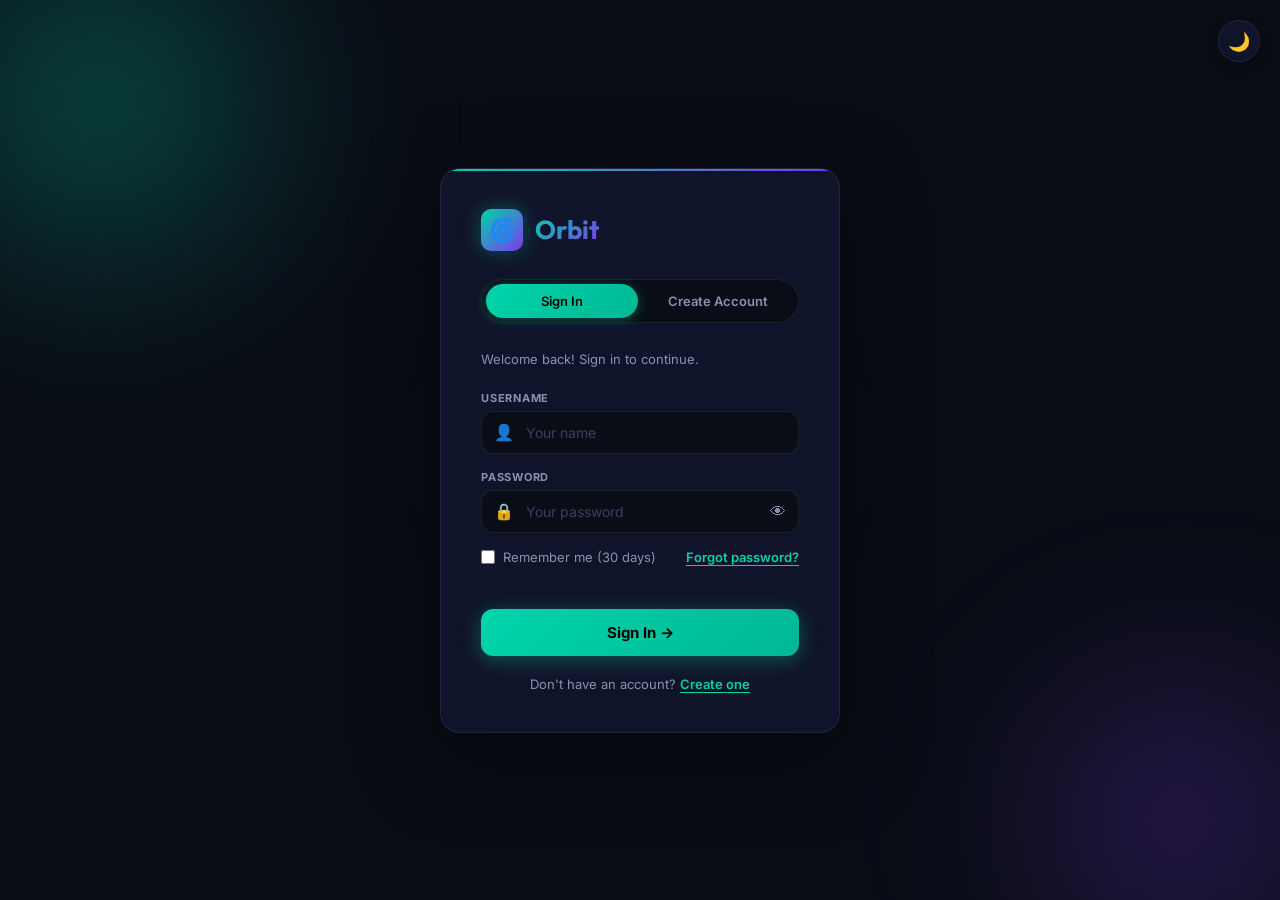
<file: app.html>
<!doctype html>
<html lang="en">
  <head>
    <meta charset="UTF-8" />
    <meta name="viewport" content="width=device-width, initial-scale=1.0" />
    <meta
      name="description"
      content="Orbit Productivity — your all-in-one workspace for tasks, focus, notes, and habits."
    />
    <title>Orbit Productivity</title>
    <link rel="stylesheet" href="app.css" />
    <!-- SVG Gradient defs inline so it's always available -->
    <style>
      /* Inline SVG gradient for timer ring */
      .timer-gradient-defs {
        position: absolute;
        width: 0;
        height: 0;
      }
    </style>
  </head>
  <body>
    <!-- ═══ SIDEBAR ═══════════════════════════════════════════ -->
    <aside class="sidebar" id="sidebar">
      <div class="sidebar-logo">
        <div class="logo-icon">🌀</div>
        <span class="logo-text">Orbit</span>
      </div>

      <ul class="nav-section">
        <li class="nav-section-label">Menu</li>
        <li
          class="nav-item active"
          data-page="dashboard"
          id="nav-dashboard"
          aria-label="Dashboard"
        >
          <span class="nav-icon">⚡</span>
          <span class="nav-label">Dashboard</span>
        </li>
        <li
          class="nav-item"
          data-page="tasks"
          id="nav-tasks"
          aria-label="Tasks"
        >
          <span class="nav-icon">✅</span>
          <span class="nav-label">Tasks</span>
          <span class="nav-badge" id="badge-tasks">0</span>
        </li>
        <li
          class="nav-item"
          data-page="pomodoro"
          id="nav-pomodoro"
          aria-label="Pomodoro"
        >
          <span class="nav-icon">🍅</span>
          <span class="nav-label">Pomodoro</span>
        </li>
        <li
          class="nav-item"
          data-page="notes"
          id="nav-notes"
          aria-label="Notes"
        >
          <span class="nav-icon">📝</span>
          <span class="nav-label">Notes</span>
        </li>
        <li
          class="nav-item"
          data-page="habits"
          id="nav-habits"
          aria-label="Habits"
        >
          <span class="nav-icon">🔥</span>
          <span class="nav-label">Habits</span>
        </li>
      </ul>

      <div class="sidebar-footer">
        <div class="user-card" id="user-card">
          <div class="user-avatar" id="user-avatar-initial">U</div>
          <div class="user-info">
            <div class="user-name" id="sidebar-user-name">User</div>
            <div class="user-role">Productivity Pro</div>
          </div>
        </div>
        <button
          class="theme-toggle"
          id="theme-toggle-btn"
          aria-label="Toggle theme"
        >
          <span class="theme-toggle-icon" id="theme-icon">🌙</span>
          <span class="nav-label" id="theme-label">Light Mode</span>
        </button>
        <button
          class="theme-toggle"
          id="logout-btn"
          aria-label="Sign out"
          style="color:var(--rose);border-color:rgba(244,63,94,0.2);margin-top:4px"
        >
          <span style="font-size:16px;width:20px;display:flex;align-items:center;justify-content:center">🚪</span>
          <span class="nav-label">Sign Out</span>
        </button>
      </div>
    </aside>

    <!-- ═══ MAIN CONTENT ══════════════════════════════════════ -->
    <main class="content">
      <!-- ── DASHBOARD ──────────────────────────────────────── -->
      <section
        class="page active"
        id="page-dashboard"
        aria-labelledby="dash-heading"
      >
        <div class="dashboard-greeting">
          <div class="greeting-text" id="greeting-text">
            Good morning,
            <span class="name-highlight" id="user-name-display">there</span> 👋
          </div>
          <p class="greeting-sub" id="greeting-sub">
            Here's what's on your plate today.
          </p>
        </div>

        <!-- Stats row -->
        <div class="stats-grid">
          <div class="stat-card teal">
            <div class="stat-icon">✅</div>
            <div class="stat-value" id="dash-tasks-left">0</div>
            <div class="stat-label">Tasks left today</div>
          </div>
          <div class="stat-card violet">
            <div class="stat-icon">🔥</div>
            <div class="stat-value" id="dash-habits-done">0</div>
            <div class="stat-label">Habits completed</div>
          </div>
          <div class="stat-card amber">
            <div class="stat-icon">🍅</div>
            <div class="stat-value" id="dash-sessions">0</div>
            <div class="stat-label">Focus sessions</div>
          </div>
          <div class="stat-card rose">
            <div class="stat-icon">⚡</div>
            <div class="stat-value" id="dash-streak">0</div>
            <div class="stat-label">Best streak</div>
          </div>
        </div>

        <div class="dashboard-grid">
          <!-- Left: Quick add + recent tasks -->
          <div>
            <div class="dash-section-title">
              <span>Today's Tasks</span>
              <a href="#" data-page="tasks" class="dash-link">View all →</a>
            </div>
            <div class="quick-task-form">
              <input
                class="input-field"
                id="quick-task-input"
                placeholder="Add a quick task…"
              />
              <button class="btn btn-primary btn-sm" id="quick-task-btn">
                ＋ Add
              </button>
            </div>
            <div class="recent-tasks" id="recent-tasks-list">
              <!-- populated by JS -->
            </div>
          </div>

          <!-- Right panel -->
          <div class="dash-right">
            <!-- Habit check-in -->
            <div class="habit-today-card">
              <div class="dash-section-title" style="margin-bottom: 12px">
                <span>Today's Habits</span>
                <a href="#" data-page="habits" class="dash-link">Edit →</a>
              </div>
              <div id="dash-habits-list">
                <div class="empty-state" style="padding: 20px">
                  <div class="empty-icon">🌱</div>
                  <p>No habits yet.</p>
                </div>
              </div>
            </div>

            <!-- Weekly chart -->
            <div class="chart-container">
              <div class="dash-section-title" style="margin-bottom: 0">
                <span>Task Completions (7 days)</span>
              </div>
              <div class="bar-chart" id="weekly-chart"></div>
            </div>
          </div>
        </div>
      </section>

      <!-- ── TASKS ───────────────────────────────────────────── -->
      <section class="page" id="page-tasks" aria-labelledby="tasks-heading">
        <div class="page-header">
          <div>
            <h1 class="page-title" id="tasks-heading">Tasks</h1>
            <p class="page-subtitle">Manage your to-dos and priorities</p>
          </div>
        </div>

        <!-- Add form -->
        <div class="task-add-form" id="task-add-form">
          <div class="input-group" style="min-width: 200px">
            <input
              class="input-field"
              id="task-title-input"
              placeholder="New task title…"
              maxlength="80"
            />
          </div>
          <div class="input-group">
            <select class="input-field" id="task-priority-input">
              <option value="medium">Medium</option>
              <option value="high">High</option>
              <option value="low">Low</option>
            </select>
          </div>
          <div class="input-group">
            <input class="input-field" id="task-due-input" type="date" />
          </div>
          <div class="input-group">
            <input
              class="input-field"
              id="task-category-input"
              placeholder="Category (opt.)"
              maxlength="20"
            />
          </div>
          <button class="btn btn-primary" id="task-add-btn">＋ Add Task</button>
        </div>

        <!-- Filters -->
        <div
          class="task-filters"
          style="margin-bottom: 20px"
          id="task-filter-bar"
        >
          <button class="filter-btn active" data-filter="all">All</button>
          <button class="filter-btn" data-filter="today">Today</button>
          <button class="filter-btn" data-filter="upcoming">Upcoming</button>
          <button class="filter-btn" data-filter="done">Completed</button>
          <button class="filter-btn" data-filter="high">🔴 High</button>
        </div>

        <div class="task-list" id="task-list">
          <!-- populated by JS -->
        </div>
      </section>

      <!-- ── POMODORO ────────────────────────────────────────── -->
      <section class="page" id="page-pomodoro" aria-labelledby="pomo-heading">
        <div class="page-header">
          <div>
            <h1 class="page-title" id="pomo-heading">Pomodoro Timer</h1>
            <p class="page-subtitle">Focus in sprints, rest intentionally</p>
          </div>
        </div>
        <div class="pomodoro-container">
          <!-- Main timer -->
          <div class="pomodoro-main">
            <!-- Mode selector -->
            <div class="mode-tabs">
              <div class="mode-tab active" data-mode="work" id="mode-work">
                Work
              </div>
              <div class="mode-tab" data-mode="short" id="mode-short">
                Short Break
              </div>
              <div class="mode-tab" data-mode="long" id="mode-long">
                Long Break
              </div>
            </div>

            <!-- Ring -->
            <div class="timer-ring-wrap">
              <svg class="timer-ring" viewBox="0 0 240 240">
                <defs>
                  <linearGradient
                    id="timerGrad"
                    x1="0%"
                    y1="0%"
                    x2="100%"
                    y2="100%"
                  >
                    <stop offset="0%" stop-color="#00d4aa" />
                    <stop offset="100%" stop-color="#7c3aed" />
                  </linearGradient>
                </defs>
                <circle class="timer-ring-bg" cx="120" cy="120" r="110" />
                <circle
                  class="timer-ring-fg"
                  id="timer-ring-fg"
                  cx="120"
                  cy="120"
                  r="110"
                />
              </svg>
              <div class="timer-center">
                <div class="timer-display" id="timer-display">25:00</div>
                <div class="timer-mode-label" id="timer-mode-label">
                  Work Session
                </div>
              </div>
            </div>

            <!-- Controls -->
            <div class="timer-controls">
              <button class="timer-btn-sec" id="timer-reset-btn" title="Reset">
                ↺
              </button>
              <button class="timer-btn-main" id="timer-start-btn" title="Start">
                ▶
              </button>
              <button class="timer-btn-sec" id="timer-skip-btn" title="Skip">
                ⏭
              </button>
            </div>

            <!-- Session dots -->
            <div class="session-indicator" id="session-dots">
              <div class="session-dot"></div>
              <div class="session-dot"></div>
              <div class="session-dot"></div>
              <div class="session-dot"></div>
            </div>

            <p style="font-size: 12px; color: var(--text-2)">
              Session <span id="session-count-display">1</span> of 4
            </p>
          </div>

          <!-- Right: Stats + Settings -->
          <div class="pomodoro-stats">
            <div class="pomo-stat-card">
              <div class="pomo-stat-val" id="pomo-today-sessions">0</div>
              <div class="pomo-stat-lbl">Sessions today</div>
            </div>
            <div class="pomo-stat-card">
              <div class="pomo-stat-val" id="pomo-total-minutes">0m</div>
              <div class="pomo-stat-lbl">Focus time today</div>
            </div>
            <div class="pomodoro-settings">
              <div class="settings-title">Timer Settings (min)</div>
              <div class="settings-grid">
                <div class="input-group">
                  <label class="input-label">Work</label>
                  <input
                    class="input-field"
                    id="setting-work"
                    type="number"
                    value="25"
                    min="1"
                    max="90"
                  />
                </div>
                <div class="input-group">
                  <label class="input-label">Short Break</label>
                  <input
                    class="input-field"
                    id="setting-short"
                    type="number"
                    value="5"
                    min="1"
                    max="30"
                  />
                </div>
                <div class="input-group">
                  <label class="input-label">Long Break</label>
                  <input
                    class="input-field"
                    id="setting-long"
                    type="number"
                    value="15"
                    min="1"
                    max="60"
                  />
                </div>
                <div class="input-group">
                  <label class="input-label">Sessions/Round</label>
                  <input
                    class="input-field"
                    id="setting-sessions"
                    type="number"
                    value="4"
                    min="2"
                    max="8"
                  />
                </div>
              </div>
              <button
                class="btn btn-ghost btn-sm"
                id="apply-settings-btn"
                style="margin-top: 14px; width: 100%"
              >
                Apply Settings
              </button>
            </div>
          </div>
        </div>
      </section>

      <!-- ── NOTES ───────────────────────────────────────────── -->
      <section class="page" id="page-notes" aria-labelledby="notes-heading">
        <div class="page-header">
          <div>
            <h1 class="page-title" id="notes-heading">Notes</h1>
            <p class="page-subtitle">
              Capture ideas, thoughts, and inspiration
            </p>
          </div>
          <button class="btn btn-primary" id="add-note-btn">＋ New Note</button>
        </div>

        <div class="notes-header">
          <div class="notes-search">
            <div class="notes-search-inner">
              <span class="search-icon">🔍</span>
              <input
                class="input-field"
                id="note-search"
                placeholder="Search notes…"
              />
            </div>
          </div>
          <div class="task-filters" id="note-tag-filters">
            <button class="filter-btn active" data-tag="all">All</button>
            <button class="filter-btn" data-tag="work">Work</button>
            <button class="filter-btn" data-tag="personal">Personal</button>
            <button class="filter-btn" data-tag="idea">Ideas</button>
            <button class="filter-btn" data-tag="pinned">📌 Pinned</button>
          </div>
        </div>
        <div class="notes-grid" id="notes-grid">
          <!-- populated by JS -->
        </div>
      </section>

      <!-- ── HABITS ─────────────────────────────────────────── -->
      <section class="page" id="page-habits" aria-labelledby="habits-heading">
        <div class="page-header">
          <div>
            <h1 class="page-title" id="habits-heading">Habits</h1>
            <p class="page-subtitle">Build streaks, track daily progress</p>
          </div>
        </div>
        <div class="habits-container">
          <!-- Habit list -->
          <div class="habit-list-section">
            <p class="habit-section-title">Today's Habits</p>
            <div class="habit-list" id="habit-list">
              <!-- populated by JS -->
            </div>
          </div>

          <!-- Add habit form -->
          <div class="habit-add-card" style="position: sticky; top: 24px">
            <h3>Add New Habit</h3>
            <div class="input-group" style="margin-bottom: 12px">
              <label class="input-label">Habit name</label>
              <input
                class="input-field"
                id="habit-name-input"
                placeholder="e.g. Morning run"
                maxlength="50"
              />
            </div>
            <div class="input-group" style="margin-bottom: 16px">
              <label class="input-label">Icon (emoji)</label>
              <input
                class="input-field"
                id="habit-icon-input"
                placeholder="🏃"
                maxlength="2"
              />
            </div>
            <button
              class="btn btn-primary"
              style="width: 100%"
              id="add-habit-btn"
            >
              ＋ Add Habit
            </button>
          </div>
        </div>
      </section>
    </main>

    <!-- ═══ NOTE MODAL ════════════════════════════════════════ -->
    <div
      class="note-add-modal"
      id="note-modal"
      role="dialog"
      aria-modal="true"
      aria-labelledby="modal-title"
    >
      <div class="note-add-inner">
        <h2 class="modal-title" id="modal-title">New Note</h2>
        <div class="input-group">
          <label class="input-label">Title</label>
          <input
            class="input-field"
            id="note-title-input"
            placeholder="Note title…"
            maxlength="60"
          />
        </div>
        <div class="input-group">
          <label class="input-label">Content</label>
          <textarea
            class="input-field"
            id="note-content-input"
            placeholder="Write your thoughts…"
            rows="5"
            style="resize: vertical; line-height: 1.6"
          ></textarea>
        </div>
        <div class="input-group">
          <label class="input-label">Tag</label>
          <select class="input-field" id="note-tag-input">
            <option value="work">Work</option>
            <option value="personal">Personal</option>
            <option value="idea">Idea</option>
            <option value="">No tag</option>
          </select>
        </div>
        <div class="input-group">
          <label class="input-label">Color</label>
          <div class="color-picker" id="note-color-picker">
            <div class="color-dot default selected" data-color="default"></div>
            <div class="color-dot teal" data-color="teal"></div>
            <div class="color-dot violet" data-color="violet"></div>
            <div class="color-dot amber" data-color="amber"></div>
            <div class="color-dot rose" data-color="rose"></div>
            <div class="color-dot sky" data-color="sky"></div>
          </div>
        </div>
        <div class="modal-footer">
          <button class="btn btn-ghost" id="note-cancel-btn">Cancel</button>
          <button class="btn btn-primary" id="note-save-btn">Save Note</button>
        </div>
      </div>
    </div>

    <!-- ═══ USER NAME MODAL ═══════════════════════════════════ -->
    <div class="note-add-modal" id="name-modal" role="dialog" aria-modal="true">
      <div class="note-add-inner" style="max-width: 380px; text-align: center">
        <div style="font-size: 48px; margin-bottom: 8px">🌀</div>
        <h2 class="modal-title">Welcome to Orbit</h2>
        <p style="color: var(--text-2); font-size: 13px; margin-bottom: 4px">
          What should we call you?
        </p>
        <input
          class="input-field"
          id="name-input"
          placeholder="Your name…"
          maxlength="30"
          style="text-align: center; font-size: 16px"
        />
        <div
          class="modal-footer"
          style="justify-content: center; margin-top: 8px"
        >
          <button
            class="btn btn-primary"
            id="name-save-btn"
            style="min-width: 140px"
          >
            Let's go ✨
          </button>
        </div>
      </div>
    </div>

    <!-- ═══ TOAST CONTAINER ════════════════════════════════════ -->
    <div class="toast-container" id="toast-container"></div>

    <script src="app.js"></script>
  </body>
</html>
</file>
<file: app.css>
/* ============================================================
   ORBIT PRODUCTIVITY — Design System
   ============================================================ */
@import url("https://fonts.googleapis.com/css2?family=Inter:wght@300;400;500;600;700;800&family=Outfit:wght@400;500;700;900&display=swap");

/* ── CSS Custom Properties ─────────────────────────────── */
:root {
  --bg-base: #0a0d16;
  --bg-surface: #10142a;
  --bg-card: #141929;
  --bg-card-hov: #1a2038;
  --bg-hover: rgba(255, 255, 255, 0.04);

  --border: rgba(255, 255, 255, 0.07);
  --border-act: rgba(0, 212, 170, 0.3);

  --teal: #00d4aa;
  --teal-dim: rgba(0, 212, 170, 0.15);
  --teal-glow: rgba(0, 212, 170, 0.3);
  --violet: #7c3aed;
  --violet-dim: rgba(124, 58, 237, 0.15);
  --violet-glow: rgba(124, 58, 237, 0.3);
  --amber: #f59e0b;
  --rose: #f43f5e;
  --sky: #38bdf8;

  --text-1: #f0f4ff;
  --text-2: #8892b0;
  --text-3: #4a5568;

  --sidebar-w: 240px;
  --sidebar-w-sm: 68px;
  --radius: 16px;
  --radius-sm: 10px;
  --radius-xs: 6px;
  --shadow: 0 8px 32px rgba(0, 0, 0, 0.4);
  --shadow-card: 0 4px 20px rgba(0, 0, 0, 0.3);

  --transition: all 0.25s cubic-bezier(0.4, 0, 0.2, 1);
}

/* ── Light Mode Overrides ──────────────────────────────── */
[data-theme="light"] {
  --bg-base: #f0f4ff;
  --bg-surface: #ffffff;
  --bg-card: #ffffff;
  --bg-card-hov: #f5f7ff;
  --bg-hover: rgba(0, 0, 0, 0.04);

  --border: rgba(0, 0, 0, 0.08);
  --border-act: rgba(0, 170, 136, 0.4);

  --teal: #009e80;
  --teal-dim: rgba(0, 158, 128, 0.1);
  --teal-glow: rgba(0, 158, 128, 0.25);
  --violet: #6d28d9;
  --violet-dim: rgba(109, 40, 217, 0.1);
  --violet-glow: rgba(109, 40, 217, 0.25);
  --amber: #d97706;
  --rose: #e11d48;
  --sky: #0284c7;

  --text-1: #1a1f36;
  --text-2: #4a5568;
  --text-3: #a0aec0;

  --shadow: 0 8px 32px rgba(0, 0, 0, 0.1);
  --shadow-card: 0 4px 20px rgba(0, 0, 0, 0.08);
}
[data-theme="light"] .glass-card:hover {
  border-color: rgba(0, 0, 0, 0.14);
}
[data-theme="light"] .task-item:hover {
  border-color: rgba(0, 0, 0, 0.14);
}
[data-theme="light"] select.input-field option {
  background: #fff;
  color: var(--text-1);
}
[data-theme="light"] .btn-ghost:hover {
  border-color: rgba(0, 0, 0, 0.18);
}
[data-theme="light"] .note-add-inner,
[data-theme="light"] .note-modal {
  background: rgba(255, 255, 255, 0.96);
}

/* ── Theme Toggle Button ───────────────────────────────── */
.theme-toggle {
  display: flex;
  align-items: center;
  gap: 10px;
  padding: 10px 12px;
  border-radius: var(--radius-sm);
  background: var(--bg-hover);
  border: 1px solid var(--border);
  color: var(--text-2);
  cursor: pointer;
  transition: var(--transition);
  white-space: nowrap;
  width: 100%;
  margin-top: 8px;
  font-size: 13px;
  font-weight: 500;
}
.theme-toggle:hover {
  color: var(--text-1);
  background: var(--bg-card);
}
.theme-toggle-icon {
  font-size: 18px;
  width: 20px;
  display: inline-block;
  transition: transform 0.4s cubic-bezier(0.34, 1.56, 0.64, 1);
}
.theme-toggle:hover .theme-toggle-icon {
  transform: rotate(20deg) scale(1.15);
}

/* ── Reset ─────────────────────────────────────────────── */
*,
*::before,
*::after {
  box-sizing: border-box;
  margin: 0;
  padding: 0;
}
html {
  scroll-behavior: smooth;
}
body {
  font-family: "Inter", sans-serif;
  background: var(--bg-base);
  color: var(--text-1);
  min-height: 100vh;
  display: flex;
  overflow-x: hidden;
  font-size: 14px;
  line-height: 1.6;
}
button {
  font-family: inherit;
  cursor: pointer;
  border: none;
  background: none;
}
input,
textarea,
select {
  font-family: inherit;
  outline: none;
  border: none;
  background: none;
  color: var(--text-1);
}
a {
  text-decoration: none;
  color: inherit;
}
ul {
  list-style: none;
}

/* ── Scrollbar ─────────────────────────────────────────── */
::-webkit-scrollbar {
  width: 5px;
}
::-webkit-scrollbar-track {
  background: transparent;
}
::-webkit-scrollbar-thumb {
  background: var(--text-3);
  border-radius: 99px;
}

/* ============================================================
   SIDEBAR
   ============================================================ */
.sidebar {
  width: var(--sidebar-w);
  min-height: 100vh;
  background: var(--bg-surface);
  border-right: 1px solid var(--border);
  display: flex;
  flex-direction: column;
  padding: 24px 0;
  position: fixed;
  top: 0;
  left: 0;
  z-index: 100;
  transition: var(--transition);
  overflow: hidden;
}

.sidebar-logo {
  display: flex;
  align-items: center;
  gap: 12px;
  padding: 0 20px 28px;
  border-bottom: 1px solid var(--border);
  margin-bottom: 16px;
  white-space: nowrap;
}
.sidebar-logo .logo-icon {
  width: 36px;
  height: 36px;
  background: linear-gradient(135deg, var(--teal), var(--violet));
  border-radius: var(--radius-xs);
  display: flex;
  align-items: center;
  justify-content: center;
  flex-shrink: 0;
  box-shadow: 0 0 20px var(--teal-glow);
  font-size: 18px;
}
.sidebar-logo .logo-text {
  font-family: "Outfit", sans-serif;
  font-size: 22px;
  font-weight: 700;
  background: linear-gradient(135deg, var(--teal), var(--violet));
  -webkit-background-clip: text;
  -webkit-text-fill-color: transparent;
  background-clip: text;
}

.nav-section {
  flex: 1;
  display: flex;
  flex-direction: column;
  gap: 4px;
  padding: 0 12px;
}
.nav-section-label {
  font-size: 10px;
  font-weight: 600;
  letter-spacing: 0.1em;
  color: var(--text-3);
  text-transform: uppercase;
  padding: 8px 8px 4px;
  white-space: nowrap;
}
.nav-item {
  display: flex;
  align-items: center;
  gap: 12px;
  padding: 10px 12px;
  border-radius: var(--radius-sm);
  color: var(--text-2);
  cursor: pointer;
  transition: var(--transition);
  white-space: nowrap;
  position: relative;
  overflow: hidden;
}
.nav-item::before {
  content: "";
  position: absolute;
  inset: 0;
  background: linear-gradient(135deg, var(--teal-dim), var(--violet-dim));
  opacity: 0;
  transition: var(--transition);
}
.nav-item:hover {
  color: var(--text-1);
}
.nav-item:hover::before {
  opacity: 1;
}
.nav-item.active {
  color: var(--teal);
  background: var(--teal-dim);
  border: 1px solid var(--border-act);
}
.nav-item.active::before {
  opacity: 0;
}
.nav-item .nav-icon {
  width: 20px;
  height: 20px;
  display: flex;
  align-items: center;
  justify-content: center;
  font-size: 18px;
  flex-shrink: 0;
}
.nav-item .nav-label {
  font-weight: 500;
  font-size: 14px;
}
.nav-badge {
  margin-left: auto;
  background: var(--teal);
  color: #000;
  font-size: 10px;
  font-weight: 700;
  padding: 2px 7px;
  border-radius: 99px;
  min-width: 20px;
  text-align: center;
}

.sidebar-footer {
  padding: 16px 12px 0;
  border-top: 1px solid var(--border);
  margin-top: 16px;
}
.user-card {
  display: flex;
  align-items: center;
  gap: 10px;
  padding: 10px 12px;
  border-radius: var(--radius-sm);
  background: var(--bg-hover);
  cursor: pointer;
  transition: var(--transition);
  white-space: nowrap;
}
.user-card:hover {
  background: var(--bg-card);
}
.user-avatar {
  width: 32px;
  height: 32px;
  background: linear-gradient(135deg, var(--violet), var(--teal));
  border-radius: 50%;
  display: flex;
  align-items: center;
  justify-content: center;
  font-size: 14px;
  font-weight: 700;
  flex-shrink: 0;
}
.user-info .user-name {
  font-size: 13px;
  font-weight: 600;
}
.user-info .user-role {
  font-size: 11px;
  color: var(--text-2);
}

/* ============================================================
   MAIN CONTENT
   ============================================================ */
.content {
  flex: 1;
  margin-left: var(--sidebar-w);
  min-height: 100vh;
  transition: var(--transition);
  display: flex;
  flex-direction: column;
}
.page {
  display: none;
  flex: 1;
  padding: 32px;
  animation: fadeIn 0.3s ease;
}
.page.active {
  display: block;
}

@keyframes fadeIn {
  from {
    opacity: 0;
    transform: translateY(10px);
  }
  to {
    opacity: 1;
    transform: translateY(0);
  }
}

.page-header {
  display: flex;
  align-items: flex-start;
  justify-content: space-between;
  margin-bottom: 28px;
  gap: 16px;
  flex-wrap: wrap;
}
.page-title {
  font-family: "Outfit", sans-serif;
  font-size: 28px;
  font-weight: 700;
  color: var(--text-1);
  line-height: 1.2;
}
.page-subtitle {
  color: var(--text-2);
  font-size: 13px;
  margin-top: 4px;
}

/* ============================================================
   CARDS & GLASS
   ============================================================ */
.glass-card {
  background: linear-gradient(
    135deg,
    rgba(255, 255, 255, 0.04),
    rgba(255, 255, 255, 0.01)
  );
  border: 1px solid var(--border);
  border-radius: var(--radius);
  backdrop-filter: blur(10px);
  -webkit-backdrop-filter: blur(10px);
  transition: var(--transition);
}
.glass-card:hover {
  border-color: rgba(255, 255, 255, 0.12);
}
.card {
  background: var(--bg-card);
  border: 1px solid var(--border);
  border-radius: var(--radius);
}
.card:hover {
  background: var(--bg-card-hov);
}

/* ── Stat Cards ────────────────────────────────────────── */
.stats-grid {
  display: grid;
  grid-template-columns: repeat(auto-fit, minmax(200px, 1fr));
  gap: 20px;
  margin-bottom: 28px;
}
.stat-card {
  padding: 22px;
  border-radius: var(--radius);
  background: var(--bg-card);
  border: 1px solid var(--border);
  position: relative;
  overflow: hidden;
  transition: var(--transition);
}
.stat-card:hover {
  transform: translateY(-3px);
  box-shadow: var(--shadow-card);
}
.stat-card::after {
  content: "";
  position: absolute;
  width: 80px;
  height: 80px;
  border-radius: 50%;
  top: -20px;
  right: -20px;
  opacity: 0.15;
}
.stat-card.teal::after {
  background: var(--teal);
  box-shadow: 0 0 40px var(--teal);
}
.stat-card.violet::after {
  background: var(--violet);
  box-shadow: 0 0 40px var(--violet);
}
.stat-card.amber::after {
  background: var(--amber);
  box-shadow: 0 0 40px var(--amber);
}
.stat-card.rose::after {
  background: var(--rose);
  box-shadow: 0 0 40px var(--rose);
}

.stat-icon {
  font-size: 22px;
  margin-bottom: 12px;
}
.stat-value {
  font-family: "Outfit", sans-serif;
  font-size: 36px;
  font-weight: 700;
  line-height: 1;
  margin-bottom: 4px;
}
.stat-label {
  color: var(--text-2);
  font-size: 12px;
  font-weight: 500;
}
.stat-card.teal .stat-value {
  color: var(--teal);
}
.stat-card.violet .stat-value {
  color: var(--violet);
}
.stat-card.amber .stat-value {
  color: var(--amber);
}
.stat-card.rose .stat-value {
  color: var(--rose);
}

/* ============================================================
   BUTTONS
   ============================================================ */
.btn {
  display: inline-flex;
  align-items: center;
  justify-content: center;
  gap: 8px;
  padding: 10px 20px;
  border-radius: var(--radius-sm);
  font-size: 14px;
  font-weight: 600;
  transition: var(--transition);
  position: relative;
  overflow: hidden;
}
.btn::after {
  content: "";
  position: absolute;
  inset: 0;
  background: rgba(255, 255, 255, 0.1);
  opacity: 0;
  transition: var(--transition);
}
.btn:hover::after {
  opacity: 1;
}
.btn:active {
  transform: scale(0.97);
}

.btn-primary {
  background: linear-gradient(135deg, var(--teal), #00b894);
  color: #000;
  box-shadow: 0 4px 20px var(--teal-glow);
}
.btn-primary:hover {
  box-shadow: 0 6px 28px var(--teal-glow);
  transform: translateY(-1px);
}

.btn-violet {
  background: linear-gradient(135deg, var(--violet), #5b21b6);
  color: #fff;
  box-shadow: 0 4px 20px var(--violet-glow);
}
.btn-violet:hover {
  box-shadow: 0 6px 28px var(--violet-glow);
  transform: translateY(-1px);
}

.btn-ghost {
  background: var(--bg-hover);
  color: var(--text-2);
  border: 1px solid var(--border);
}
.btn-ghost:hover {
  color: var(--text-1);
  border-color: rgba(255, 255, 255, 0.15);
}

.btn-danger {
  background: rgba(244, 63, 94, 0.12);
  color: var(--rose);
  border: 1px solid rgba(244, 63, 94, 0.2);
}
.btn-danger:hover {
  background: rgba(244, 63, 94, 0.2);
}

.btn-icon {
  width: 36px;
  height: 36px;
  padding: 0;
  border-radius: var(--radius-xs);
  background: var(--bg-hover);
  color: var(--text-2);
  border: 1px solid var(--border);
  font-size: 16px;
}
.btn-icon:hover {
  color: var(--text-1);
  background: var(--bg-card);
}

.btn-sm {
  padding: 6px 14px;
  font-size: 13px;
}

/* ============================================================
   FORM INPUTS
   ============================================================ */
.input-group {
  display: flex;
  flex-direction: column;
  gap: 6px;
}
.input-label {
  font-size: 12px;
  font-weight: 600;
  color: var(--text-2);
  letter-spacing: 0.05em;
  text-transform: uppercase;
}
.input-field {
  padding: 10px 14px;
  border-radius: var(--radius-sm);
  background: var(--bg-base);
  border: 1px solid var(--border);
  color: var(--text-1);
  font-size: 14px;
  transition: var(--transition);
  width: 100%;
}
.input-field::placeholder {
  color: var(--text-3);
}
.input-field:focus {
  border-color: var(--teal);
  box-shadow: 0 0 0 3px var(--teal-dim);
}
.input-field.error {
  border-color: var(--rose);
}
select.input-field option {
  background: var(--bg-surface);
  color: var(--text-1);
}

/* ============================================================
   TASKS MODULE
   ============================================================ */
.task-container {
  display: flex;
  flex-direction: column;
  gap: 20px;
}
.task-add-form {
  padding: 20px;
  border-radius: var(--radius);
  background: var(--bg-card);
  border: 1px solid var(--border);
  display: grid;
  grid-template-columns: 1fr auto auto auto auto;
  gap: 12px;
  align-items: end;
  flex-wrap: wrap;
}
.task-filters {
  display: flex;
  gap: 8px;
  flex-wrap: wrap;
}
.filter-btn {
  padding: 7px 16px;
  border-radius: 99px;
  font-size: 13px;
  font-weight: 500;
  color: var(--text-2);
  background: var(--bg-hover);
  border: 1px solid var(--border);
  transition: var(--transition);
  cursor: pointer;
}
.filter-btn.active,
.filter-btn:hover {
  color: var(--teal);
  background: var(--teal-dim);
  border-color: var(--border-act);
}
.task-list {
  display: flex;
  flex-direction: column;
  gap: 10px;
}
.task-item {
  display: flex;
  align-items: center;
  gap: 14px;
  padding: 14px 18px;
  border-radius: var(--radius-sm);
  background: var(--bg-card);
  border: 1px solid var(--border);
  transition: var(--transition);
  cursor: pointer;
  animation: slideIn 0.3s ease;
}
.task-item:hover {
  background: var(--bg-card-hov);
  border-color: rgba(255, 255, 255, 0.12);
}
.task-item.done {
  opacity: 0.5;
}
.task-item.done .task-title {
  text-decoration: line-through;
  color: var(--text-3);
}

@keyframes slideIn {
  from {
    opacity: 0;
    transform: translateX(-16px);
  }
  to {
    opacity: 1;
    transform: translateX(0);
  }
}

.task-check {
  width: 20px;
  height: 20px;
  border-radius: 50%;
  border: 2px solid var(--border);
  flex-shrink: 0;
  cursor: pointer;
  transition: var(--transition);
  display: flex;
  align-items: center;
  justify-content: center;
  font-size: 12px;
}
.task-check:hover {
  border-color: var(--teal);
  background: var(--teal-dim);
}
.task-item.done .task-check {
  background: var(--teal);
  border-color: var(--teal);
  color: #000;
}
.task-body {
  flex: 1;
  min-width: 0;
}
.task-title {
  font-size: 14px;
  font-weight: 500;
  margin-bottom: 2px;
  white-space: nowrap;
  overflow: hidden;
  text-overflow: ellipsis;
}
.task-meta {
  display: flex;
  gap: 8px;
  align-items: center;
  flex-wrap: wrap;
}
.task-due {
  font-size: 11px;
  color: var(--text-2);
}
.task-due.overdue {
  color: var(--rose);
}
.priority-badge {
  font-size: 10px;
  font-weight: 700;
  padding: 2px 8px;
  border-radius: 99px;
  text-transform: uppercase;
  letter-spacing: 0.08em;
}
.priority-badge.high {
  background: rgba(244, 63, 94, 0.15);
  color: var(--rose);
  border: 1px solid rgba(244, 63, 94, 0.25);
}
.priority-badge.medium {
  background: rgba(245, 158, 11, 0.15);
  color: var(--amber);
  border: 1px solid rgba(245, 158, 11, 0.25);
}
.priority-badge.low {
  background: rgba(0, 212, 170, 0.1);
  color: var(--teal);
  border: 1px solid rgba(0, 212, 170, 0.2);
}

.task-actions {
  display: flex;
  gap: 6px;
  opacity: 0;
  transition: var(--transition);
}
.task-item:hover .task-actions {
  opacity: 1;
}

/* ============================================================
   POMODORO MODULE
   ============================================================ */
.pomodoro-container {
  display: grid;
  grid-template-columns: 1fr 320px;
  gap: 24px;
  align-items: start;
}
.pomodoro-main {
  padding: 40px;
  border-radius: var(--radius);
  background: var(--bg-card);
  border: 1px solid var(--border);
  display: flex;
  flex-direction: column;
  align-items: center;
  text-align: center;
  gap: 28px;
}
.mode-tabs {
  display: flex;
  background: var(--bg-base);
  border-radius: 99px;
  padding: 4px;
  gap: 2px;
  border: 1px solid var(--border);
}
.mode-tab {
  padding: 8px 18px;
  border-radius: 99px;
  font-size: 13px;
  font-weight: 600;
  color: var(--text-2);
  cursor: pointer;
  transition: var(--transition);
  white-space: nowrap;
}
.mode-tab.active {
  background: var(--teal);
  color: #000;
  box-shadow: 0 2px 12px var(--teal-glow);
}

.timer-ring-wrap {
  position: relative;
  width: 240px;
  height: 240px;
}
.timer-ring {
  transform: rotate(-90deg);
  width: 100%;
  height: 100%;
}
.timer-ring-bg {
  fill: none;
  stroke: var(--border);
  stroke-width: 8;
}
.timer-ring-fg {
  fill: none;
  stroke: url(#timerGrad);
  stroke-width: 8;
  stroke-linecap: round;
  stroke-dasharray: 691; /* 2π × 110 */
  stroke-dashoffset: 0;
  transition: stroke-dashoffset 1s linear;
  filter: drop-shadow(0 0 8px var(--teal));
}
.timer-center {
  position: absolute;
  inset: 0;
  display: flex;
  flex-direction: column;
  align-items: center;
  justify-content: center;
  gap: 4px;
}
.timer-display {
  font-family: "Outfit", sans-serif;
  font-size: 52px;
  font-weight: 700;
  letter-spacing: -2px;
  color: var(--text-1);
  line-height: 1;
}
.timer-mode-label {
  font-size: 12px;
  color: var(--text-2);
  font-weight: 500;
}

.timer-controls {
  display: flex;
  gap: 12px;
}
.timer-btn-main {
  width: 56px;
  height: 56px;
  border-radius: 50%;
  font-size: 22px;
  background: linear-gradient(135deg, var(--teal), #00b894);
  color: #000;
  display: flex;
  align-items: center;
  justify-content: center;
  box-shadow: 0 4px 20px var(--teal-glow);
  transition: var(--transition);
}
.timer-btn-main:hover {
  transform: scale(1.05);
  box-shadow: 0 6px 28px var(--teal-glow);
}
.timer-btn-sec {
  width: 56px;
  height: 56px;
  border-radius: 50%;
  font-size: 20px;
  background: var(--bg-hover);
  color: var(--text-2);
  border: 1px solid var(--border);
  display: flex;
  align-items: center;
  justify-content: center;
  transition: var(--transition);
}
.timer-btn-sec:hover {
  color: var(--text-1);
  background: var(--bg-card);
}

.session-indicator {
  display: flex;
  gap: 6px;
}
.session-dot {
  width: 10px;
  height: 10px;
  border-radius: 50%;
  background: var(--border);
  transition: var(--transition);
}
.session-dot.done {
  background: var(--teal);
  box-shadow: 0 0 8px var(--teal-glow);
}

.pomodoro-stats {
  display: flex;
  flex-direction: column;
  gap: 14px;
}
.pomo-stat-card {
  padding: 20px;
  border-radius: var(--radius-sm);
  background: var(--bg-card);
  border: 1px solid var(--border);
}
.pomo-stat-val {
  font-family: "Outfit", sans-serif;
  font-size: 28px;
  font-weight: 700;
  color: var(--teal);
}
.pomo-stat-lbl {
  font-size: 12px;
  color: var(--text-2);
  margin-top: 4px;
}

.pomodoro-settings {
  padding: 20px;
  border-radius: var(--radius-sm);
  background: var(--bg-card);
  border: 1px solid var(--border);
}
.settings-grid {
  display: grid;
  grid-template-columns: 1fr 1fr;
  gap: 12px;
  margin-top: 16px;
}
.settings-title {
  font-size: 13px;
  font-weight: 600;
  color: var(--text-2);
  margin-bottom: 12px;
  text-transform: uppercase;
  letter-spacing: 0.05em;
}

/* ============================================================
   NOTES MODULE
   ============================================================ */
.notes-header {
  display: flex;
  gap: 12px;
  align-items: center;
  margin-bottom: 24px;
  flex-wrap: wrap;
}
.notes-search {
  flex: 1;
  min-width: 200px;
}
.notes-search-inner {
  position: relative;
}
.notes-search-inner .search-icon {
  position: absolute;
  left: 12px;
  top: 50%;
  transform: translateY(-50%);
  font-size: 16px;
  color: var(--text-3);
  pointer-events: none;
}
.notes-search-inner .input-field {
  padding-left: 38px;
}
.notes-grid {
  display: grid;
  grid-template-columns: repeat(auto-fill, minmax(260px, 1fr));
  gap: 16px;
}
.note-card {
  padding: 20px;
  border-radius: var(--radius);
  min-height: 160px;
  display: flex;
  flex-direction: column;
  gap: 10px;
  position: relative;
  overflow: hidden;
  cursor: pointer;
  transition: var(--transition);
  animation: popIn 0.25s ease;
  border: 1px solid var(--border);
}
.note-card:hover {
  transform: translateY(-4px);
  box-shadow: var(--shadow-card);
}
@keyframes popIn {
  from {
    opacity: 0;
    transform: scale(0.95);
  }
  to {
    opacity: 1;
    transform: scale(1);
  }
}
.note-card.color-teal {
  background: linear-gradient(135deg, rgba(0, 212, 170, 0.08), var(--bg-card));
  border-color: rgba(0, 212, 170, 0.2);
}
.note-card.color-violet {
  background: linear-gradient(135deg, rgba(124, 58, 237, 0.1), var(--bg-card));
  border-color: rgba(124, 58, 237, 0.2);
}
.note-card.color-amber {
  background: linear-gradient(135deg, rgba(245, 158, 11, 0.08), var(--bg-card));
  border-color: rgba(245, 158, 11, 0.2);
}
.note-card.color-rose {
  background: linear-gradient(135deg, rgba(244, 63, 94, 0.08), var(--bg-card));
  border-color: rgba(244, 63, 94, 0.2);
}
.note-card.color-sky {
  background: linear-gradient(135deg, rgba(56, 189, 248, 0.08), var(--bg-card));
  border-color: rgba(56, 189, 248, 0.2);
}
.note-card.color-default {
  background: var(--bg-card);
}

.note-pin-btn {
  position: absolute;
  top: 12px;
  right: 12px;
  font-size: 16px;
  opacity: 0;
  transition: var(--transition);
  padding: 4px;
  border-radius: 4px;
}
.note-card:hover .note-pin-btn {
  opacity: 1;
}
.note-card.pinned .note-pin-btn {
  opacity: 1;
  color: var(--amber);
}
.note-title {
  font-size: 15px;
  font-weight: 600;
}
.note-content {
  font-size: 13px;
  color: var(--text-2);
  flex: 1;
  overflow: hidden;
  display: -webkit-box;
  -webkit-line-clamp: 4;
  -webkit-box-orient: vertical;
}
.note-footer {
  display: flex;
  align-items: center;
  justify-content: space-between;
}
.note-tag {
  font-size: 10px;
  font-weight: 600;
  padding: 2px 8px;
  border-radius: 99px;
  background: rgba(255, 255, 255, 0.08);
  color: var(--text-2);
  text-transform: uppercase;
  letter-spacing: 0.06em;
}
.note-date {
  font-size: 11px;
  color: var(--text-3);
}

/* ── Note Add Form ─ */
.note-add-modal {
  position: fixed;
  inset: 0;
  background: rgba(0, 0, 0, 0.7);
  backdrop-filter: blur(6px);
  z-index: 500;
  display: flex;
  align-items: center;
  justify-content: center;
  padding: 20px;
  opacity: 0;
  pointer-events: none;
  transition: var(--transition);
}
.note-add-modal.open {
  opacity: 1;
  pointer-events: all;
}
.note-add-inner {
  background: var(--bg-surface);
  border: 1px solid var(--border);
  border-radius: var(--radius);
  padding: 28px;
  width: 100%;
  max-width: 520px;
  display: flex;
  flex-direction: column;
  gap: 16px;
  transform: scale(0.95);
  transition: var(--transition);
  box-shadow: var(--shadow);
}
.note-add-modal.open .note-add-inner {
  transform: scale(1);
}
.modal-title {
  font-size: 20px;
  font-weight: 700;
}
.color-picker {
  display: flex;
  gap: 8px;
  flex-wrap: wrap;
}
.color-dot {
  width: 28px;
  height: 28px;
  border-radius: 50%;
  cursor: pointer;
  border: 2px solid transparent;
  transition: var(--transition);
}
.color-dot.selected {
  border-color: var(--text-1);
  transform: scale(1.15);
}
.color-dot.teal {
  background: var(--teal);
}
.color-dot.violet {
  background: var(--violet);
}
.color-dot.amber {
  background: var(--amber);
}
.color-dot.rose {
  background: var(--rose);
}
.color-dot.sky {
  background: var(--sky);
}
.color-dot.default {
  background: var(--text-3);
}
.modal-footer {
  display: flex;
  gap: 10px;
  justify-content: flex-end;
}

/* ============================================================
   HABITS MODULE
   ============================================================ */
.habits-container {
  display: grid;
  grid-template-columns: 1fr 300px;
  gap: 24px;
  align-items: start;
}
.habit-add-card {
  padding: 24px;
  border-radius: var(--radius);
  background: var(--bg-card);
  border: 1px solid var(--border);
}
.habit-add-card h3 {
  font-size: 16px;
  font-weight: 600;
  margin-bottom: 16px;
}
.habit-list-section {
  flex: 1;
}
.habit-section-title {
  font-size: 16px;
  font-weight: 600;
  margin-bottom: 16px;
  color: var(--text-1);
}
.habit-list {
  display: flex;
  flex-direction: column;
  gap: 10px;
}
.habit-item {
  padding: 16px 20px;
  border-radius: var(--radius-sm);
  background: var(--bg-card);
  border: 1px solid var(--border);
  display: flex;
  align-items: center;
  gap: 16px;
  transition: var(--transition);
  animation: slideIn 0.3s ease;
}
.habit-item:hover {
  background: var(--bg-card-hov);
}
.habit-check {
  width: 24px;
  height: 24px;
  border-radius: var(--radius-xs);
  border: 2px solid var(--border);
  flex-shrink: 0;
  cursor: pointer;
  transition: var(--transition);
  display: flex;
  align-items: center;
  justify-content: center;
  font-size: 14px;
}
.habit-check:hover {
  border-color: var(--teal);
  background: var(--teal-dim);
}
.habit-item.completed .habit-check {
  background: var(--teal);
  border-color: var(--teal);
  color: #000;
}
.habit-body {
  flex: 1;
}
.habit-name {
  font-size: 14px;
  font-weight: 500;
}
.habit-streak {
  font-size: 12px;
  color: var(--amber);
  margin-top: 2px;
}
.habit-week-grid {
  display: flex;
  gap: 4px;
  margin-top: 8px;
}
.week-dot {
  width: 14px;
  height: 14px;
  border-radius: 3px;
  background: var(--border);
  transition: var(--transition);
}
.week-dot.done {
  background: var(--teal);
  opacity: 0.8;
}
.week-dot.done-today {
  background: var(--teal);
  box-shadow: 0 0 6px var(--teal-glow);
}
.habit-delete {
  opacity: 0;
  transition: var(--transition);
}
.habit-item:hover .habit-delete {
  opacity: 1;
}

/* ============================================================
   DASHBOARD
   ============================================================ */
.dashboard-greeting {
  margin-bottom: 28px;
}
.greeting-text {
  font-family: "Outfit", sans-serif;
  font-size: 32px;
  font-weight: 700;
  line-height: 1.3;
}
.greeting-text .name-highlight {
  background: linear-gradient(135deg, var(--teal), var(--violet));
  -webkit-background-clip: text;
  -webkit-text-fill-color: transparent;
  background-clip: text;
}
.greeting-sub {
  color: var(--text-2);
  margin-top: 4px;
}

.dashboard-grid {
  display: grid;
  grid-template-columns: 1fr 360px;
  gap: 24px;
}
.dash-section-title {
  font-size: 15px;
  font-weight: 600;
  margin-bottom: 16px;
  color: var(--text-2);
  display: flex;
  align-items: center;
  gap: 8px;
}
.dash-section-title span {
  flex: 1;
}
.dash-section-title a {
  font-size: 12px;
  color: var(--teal);
  font-weight: 500;
}

.quick-task-form {
  display: flex;
  gap: 10px;
  margin-bottom: 16px;
}
.quick-task-form .input-field {
  flex: 1;
}

.recent-tasks {
  display: flex;
  flex-direction: column;
  gap: 8px;
}
.recent-task-item {
  display: flex;
  align-items: center;
  gap: 12px;
  padding: 12px 14px;
  border-radius: var(--radius-sm);
  background: var(--bg-card);
  border: 1px solid var(--border);
  transition: var(--transition);
}
.recent-task-item:hover {
  background: var(--bg-card-hov);
}

/* ── Progress Bar ─────────────────────────────────────── */
.progress-bar-wrap {
  margin: 8px 0;
}
.progress-bar-track {
  background: var(--bg-base);
  border-radius: 99px;
  height: 6px;
  overflow: hidden;
  border: 1px solid var(--border);
}
.progress-bar-fill {
  height: 100%;
  border-radius: 99px;
  background: linear-gradient(90deg, var(--teal), var(--violet));
  transition: width 0.6s cubic-bezier(0.4, 0, 0.2, 1);
  box-shadow: 0 0 8px var(--teal-glow);
}

/* ── Analytics Chart ──────────────────────────────────── */
.chart-container {
  padding: 24px;
  border-radius: var(--radius);
  background: var(--bg-card);
  border: 1px solid var(--border);
}
.bar-chart {
  display: flex;
  align-items: flex-end;
  justify-content: space-around;
  height: 140px;
  gap: 8px;
  margin-top: 20px;
}
.bar-wrap {
  display: flex;
  flex-direction: column;
  align-items: center;
  gap: 6px;
  flex: 1;
}
.bar {
  width: 100%;
  border-radius: 6px 6px 0 0;
  background: linear-gradient(180deg, var(--teal), rgba(0, 212, 170, 0.3));
  min-height: 4px;
  transition: height 0.8s cubic-bezier(0.4, 0, 0.2, 1);
  position: relative;
}
.bar:hover::after {
  content: attr(data-val);
  position: absolute;
  top: -28px;
  left: 50%;
  transform: translateX(-50%);
  background: var(--teal);
  color: #000;
  font-size: 10px;
  font-weight: 700;
  padding: 2px 6px;
  border-radius: 4px;
}
.bar-day {
  font-size: 10px;
  color: var(--text-3);
  font-weight: 500;
}

/* ── Right panel ──────────────────────────────────────── */
.dash-right {
  display: flex;
  flex-direction: column;
  gap: 20px;
}
.habit-today-card {
  padding: 24px;
  border-radius: var(--radius);
  background: var(--bg-card);
  border: 1px solid var(--border);
}
.habit-today-item {
  display: flex;
  align-items: center;
  gap: 12px;
  padding: 10px 0;
  border-bottom: 1px solid var(--border);
}
.habit-today-item:last-child {
  border-bottom: none;
  padding-bottom: 0;
}

/* ============================================================
   EMPTY STATES
   ============================================================ */
.empty-state {
  display: flex;
  flex-direction: column;
  align-items: center;
  justify-content: center;
  padding: 60px 20px;
  gap: 12px;
  color: var(--text-3);
  text-align: center;
}
.empty-state .empty-icon {
  font-size: 48px;
  margin-bottom: 8px;
}
.empty-state p {
  font-size: 14px;
  max-width: 280px;
}

/* ============================================================
   TOAST NOTIFICATION
   ============================================================ */
.toast-container {
  position: fixed;
  bottom: 24px;
  right: 24px;
  display: flex;
  flex-direction: column;
  gap: 10px;
  z-index: 999;
}
.toast {
  padding: 14px 20px;
  border-radius: var(--radius-sm);
  background: var(--bg-surface);
  border: 1px solid var(--border);
  color: var(--text-1);
  font-size: 13px;
  font-weight: 500;
  box-shadow: var(--shadow);
  display: flex;
  align-items: center;
  gap: 10px;
  animation: toastIn 0.3s ease;
  max-width: 320px;
}
.toast.success {
  border-color: rgba(0, 212, 170, 0.4);
}
.toast.error {
  border-color: rgba(244, 63, 94, 0.4);
}
@keyframes toastIn {
  from {
    opacity: 0;
    transform: translateX(20px);
  }
  to {
    opacity: 1;
    transform: translateX(0);
  }
}
@keyframes toastOut {
  from {
    opacity: 1;
  }
  to {
    opacity: 0;
    transform: translateX(20px);
  }
}

/* ============================================================
   RESPONSIVE
   ============================================================ */
@media (max-width: 1200px) {
  .pomodoro-container {
    grid-template-columns: 1fr;
  }
  .habits-container {
    grid-template-columns: 1fr;
  }
  .dashboard-grid {
    grid-template-columns: 1fr;
  }
  .pomodoro-stats {
    flex-direction: row;
    overflow-x: auto;
  }
}

@media (max-width: 900px) {
  .sidebar {
    width: var(--sidebar-w-sm);
  }
  .sidebar .nav-label,
  .sidebar .logo-text,
  .sidebar-logo,
  .nav-section-label,
  .user-info,
  .nav-badge {
    display: none;
  }
  .sidebar-logo {
    padding: 0 16px 20px;
    justify-content: center;
    margin-bottom: 12px;
  }
  .nav-item {
    justify-content: center;
    padding: 12px;
  }
  .nav-item .nav-icon {
    margin: 0;
  }
  .user-card {
    justify-content: center;
    padding: 10px;
  }
  .content {
    margin-left: var(--sidebar-w-sm);
  }
  .page {
    padding: 20px 16px;
  }
}
@media (max-width: 640px) {
  .task-add-form {
    grid-template-columns: 1fr;
  }
  .stats-grid {
    grid-template-columns: 1fr 1fr;
  }
  .notes-grid {
    grid-template-columns: 1fr;
  }
  .sidebar {
    width: 100%;
    height: var(--sidebar-w-sm);
    min-height: unset;
    flex-direction: row;
    top: auto;
    bottom: 0;
    left: 0;
    border-right: none;
    border-top: 1px solid var(--border);
    padding: 0 12px;
    overflow: hidden;
  }
  .sidebar .nav-section {
    flex-direction: row;
    padding: 0;
    gap: 0;
    align-items: center;
    justify-content: space-around;
    width: 100%;
  }
  .sidebar .sidebar-logo,
  .sidebar .sidebar-footer,
  .nav-section-label {
    display: none;
  }
  .sidebar .nav-item {
    justify-content: center;
    padding: 12px 16px;
    border-radius: var(--radius-sm);
    flex-direction: column;
    gap: 4px;
  }
  .sidebar .nav-label {
    display: block;
    font-size: 10px;
  }
  .content {
    margin-left: 0;
    margin-bottom: 70px;
  }
}
</file>
<file: auth.css>
/* ============================================================
   ORBIT AUTH — Styles
   ============================================================ */
@import url('https://fonts.googleapis.com/css2?family=Inter:wght@300;400;500;600;700&family=Outfit:wght@400;600;700;900&display=swap');

:root {
  --bg-base:     #0a0d16;
  --bg-card:     #10142a;
  --border:      rgba(255,255,255,0.08);
  --border-act:  rgba(0,212,170,0.4);
  --teal:        #00d4aa;
  --teal-dim:    rgba(0,212,170,0.15);
  --teal-glow:   rgba(0,212,170,0.35);
  --violet:      #7c3aed;
  --violet-dim:  rgba(124,58,237,0.2);
  --violet-glow: rgba(124,58,237,0.35);
  --text-1:      #f0f4ff;
  --text-2:      #8892b0;
  --text-3:      #3a4060;
  --rose:        #f43f5e;
  --amber:       #f59e0b;
  --radius:      20px;
  --radius-sm:   12px;
  --shadow:      0 24px 80px rgba(0,0,0,0.5);
  --transition:  all 0.3s cubic-bezier(0.4,0,0.2,1);
}

[data-theme="light"] {
  --bg-base:     #eef2ff;
  --bg-card:     #ffffff;
  --border:      rgba(0,0,0,0.08);
  --border-act:  rgba(0,158,128,0.4);
  --teal:        #009e80;
  --teal-dim:    rgba(0,158,128,0.1);
  --teal-glow:   rgba(0,158,128,0.3);
  --violet:      #6d28d9;
  --violet-dim:  rgba(109,40,217,0.1);
  --violet-glow: rgba(109,40,217,0.3);
  --text-1:      #1a1f36;
  --text-2:      #4a5568;
  --text-3:      #cbd5e1;
  --rose:        #e11d48;
  --shadow:      0 24px 80px rgba(0,0,0,0.12);
}

*, *::before, *::after { box-sizing: border-box; margin:0; padding:0; }
html { height: 100%; }
body {
  font-family: 'Inter', sans-serif;
  background: var(--bg-base);
  color: var(--text-1);
  min-height: 100vh;
  display: flex;
  align-items: center;
  justify-content: center;
  position: relative;
  overflow: hidden;
  transition: var(--transition);
}
button { font-family: inherit; cursor: pointer; border: none; background: none; }
input  { font-family: inherit; border: none; outline: none; background: none; color: var(--text-1); }

/* ── Animated Background Orbs ─────────────────────────── */
.bg-orbs { position: fixed; inset: 0; pointer-events: none; z-index: 0; }
.orb {
  position: absolute;
  border-radius: 50%;
  filter: blur(80px);
  animation: orbFloat 8s ease-in-out infinite;
}
.orb-1 {
  width: 500px; height: 500px;
  background: radial-gradient(circle, var(--teal-glow), transparent 70%);
  top: -150px; left: -150px;
  animation-delay: 0s;
}
.orb-2 {
  width: 400px; height: 400px;
  background: radial-gradient(circle, var(--violet-glow), transparent 70%);
  bottom: -120px; right: -100px;
  animation-delay: -4s;
}
.orb-3 {
  width: 300px; height: 300px;
  background: radial-gradient(circle, rgba(245,158,11,0.15), transparent 70%);
  top: 50%; left: 50%;
  transform: translate(-50%,-50%);
  animation-delay: -2s;
}
@keyframes orbFloat {
  0%, 100% { transform: translateY(0) scale(1); }
  50%       { transform: translateY(-30px) scale(1.05); }
}
.orb-3 {
  animation: orbFloat3 10s ease-in-out infinite;
}
@keyframes orbFloat3 {
  0%, 100% { transform: translate(-50%,-50%) scale(1); }
  50%       { transform: translate(-50%,-50%) scale(1.1); }
}

/* ── Top Theme Button ──────────────────────────────────── */
.top-theme-btn {
  position: fixed;
  top: 20px; right: 20px;
  width: 42px; height: 42px;
  border-radius: 50%;
  background: var(--bg-card);
  border: 1px solid var(--border);
  font-size: 18px;
  display: flex; align-items: center; justify-content: center;
  transition: var(--transition);
  z-index: 200;
  box-shadow: 0 4px 16px rgba(0,0,0,0.2);
}
.top-theme-btn:hover { transform: rotate(20deg) scale(1.1); }

/* ── Auth Container ────────────────────────────────────── */
.auth-container {
  position: relative;
  z-index: 10;
  width: 100%;
  max-width: 440px;
  padding: 20px;
}

/* ── Auth Card ─────────────────────────────────────────── */
.auth-card {
  background: var(--bg-card);
  border: 1px solid var(--border);
  border-radius: var(--radius);
  padding: 40px;
  box-shadow: var(--shadow);
  backdrop-filter: blur(20px);
  -webkit-backdrop-filter: blur(20px);
  animation: cardIn 0.5s cubic-bezier(0.34,1.2,0.64,1);
  position: relative;
  overflow: hidden;
}
.auth-card::before {
  content: '';
  position: absolute;
  top: 0; left: 0; right: 0;
  height: 2px;
  background: linear-gradient(90deg, var(--teal), var(--violet));
}
@keyframes cardIn {
  from { opacity: 0; transform: translateY(32px) scale(0.96); }
  to   { opacity: 1; transform: translateY(0) scale(1); }
}

/* Brand */
.auth-brand {
  display: flex;
  align-items: center;
  gap: 12px;
  margin-bottom: 28px;
}
.brand-icon {
  width: 42px; height: 42px;
  background: linear-gradient(135deg, var(--teal), var(--violet));
  border-radius: 10px;
  display: flex; align-items: center; justify-content: center;
  font-size: 22px;
  box-shadow: 0 0 20px var(--teal-glow);
}
.brand-name {
  font-family: 'Outfit', sans-serif;
  font-size: 26px; font-weight: 700;
  background: linear-gradient(135deg, var(--teal), var(--violet));
  -webkit-background-clip: text;
  -webkit-text-fill-color: transparent;
  background-clip: text;
}

/* ── Tab Switcher ──────────────────────────────────────── */
.auth-tabs {
  display: flex;
  background: var(--bg-base);
  border-radius: 99px;
  padding: 4px;
  gap: 4px;
  border: 1px solid var(--border);
  margin-bottom: 28px;
}
.auth-tab {
  flex: 1;
  padding: 9px;
  border-radius: 99px;
  font-size: 13px; font-weight: 600;
  color: var(--text-2);
  transition: var(--transition);
}
.auth-tab.active {
  background: linear-gradient(135deg, var(--teal), #00b894);
  color: #000;
  box-shadow: 0 2px 12px var(--teal-glow);
}

/* ── Auth Panels ───────────────────────────────────────── */
.auth-panel { display: none; }
.auth-panel.active {
  display: block;
  animation: panelIn 0.3s ease;
}
@keyframes panelIn {
  from { opacity: 0; transform: translateX(10px); }
  to   { opacity: 1; transform: translateX(0); }
}
.auth-subtitle { color: var(--text-2); font-size: 13px; margin-bottom: 24px; }

/* ── Fields ────────────────────────────────────────────── */
.field-group { display: flex; flex-direction: column; gap: 6px; margin-bottom: 16px; }
.field-label { font-size: 11px; font-weight: 700; text-transform: uppercase; letter-spacing: 0.07em; color: var(--text-2); }
.field-wrap {
  position: relative;
  display: flex;
  align-items: center;
  background: var(--bg-base);
  border: 1px solid var(--border);
  border-radius: var(--radius-sm);
  transition: var(--transition);
  overflow: hidden;
}
.field-wrap:focus-within {
  border-color: var(--teal);
  box-shadow: 0 0 0 3px var(--teal-dim);
}
.field-wrap.error { border-color: var(--rose); box-shadow: 0 0 0 3px rgba(244,63,94,0.15); }
.field-icon { padding: 0 12px; font-size: 16px; flex-shrink: 0; }
.field-input {
  flex: 1;
  padding: 12px 12px 12px 0;
  font-size: 14px;
  color: var(--text-1);
}
.field-input::placeholder { color: var(--text-3); }
.toggle-pw {
  padding: 0 12px;
  font-size: 16px;
  color: var(--text-2);
  transition: var(--transition);
  background: none;
  border: none;
}
.toggle-pw:hover { color: var(--text-1); }

/* ── Password Strength ─────────────────────────────────── */
.strength-bar {
  height: 4px;
  background: var(--border);
  border-radius: 99px;
  margin-top: 6px;
  overflow: hidden;
}
.strength-fill {
  height: 100%;
  border-radius: 99px;
  width: 0%;
  transition: width 0.4s ease, background 0.4s ease;
}
.strength-label { font-size: 11px; color: var(--text-2); margin-top: 4px; }

/* ── Utilities ─────────────────────────────────────────── */
.row-between {
  display: flex;
  align-items: center;
  justify-content: space-between;
  gap: 12px;
  margin-bottom: 16px;
  flex-wrap: wrap;
}
.checkbox-label {
  display: flex;
  align-items: center;
  gap: 8px;
  font-size: 13px;
  color: var(--text-2);
  cursor: pointer;
}
.checkbox-label input[type="checkbox"] { accent-color: var(--teal); width: 14px; height: 14px; cursor: pointer; }
.link-btn { font-size: 13px; color: var(--teal); font-weight: 600; text-decoration: underline; text-underline-offset: 3px; background: none; border: none; cursor: pointer; padding: 0; transition: var(--transition); }
.link-btn:hover { color: var(--violet); }

.auth-error {
  min-height: 20px;
  font-size: 12px;
  color: var(--rose);
  margin-bottom: 8px;
  padding: 0 2px;
  font-weight: 500;
}
.auth-error:not(:empty) {
  background: rgba(244,63,94,0.08);
  border: 1px solid rgba(244,63,94,0.2);
  border-radius: 8px;
  padding: 8px 12px;
  margin-bottom: 12px;
}

/* ── Auth Button ───────────────────────────────────────── */
.auth-btn {
  width: 100%;
  padding: 14px;
  border-radius: var(--radius-sm);
  font-size: 15px; font-weight: 700;
  background: linear-gradient(135deg, var(--teal), #00b894);
  color: #000;
  border: none;
  cursor: pointer;
  transition: var(--transition);
  box-shadow: 0 4px 20px var(--teal-glow);
  position: relative;
  overflow: hidden;
  display: flex; align-items: center; justify-content: center; gap: 8px;
}
.auth-btn::before {
  content: '';
  position: absolute; inset: 0;
  background: rgba(255,255,255,0.15);
  opacity: 0;
  transition: var(--transition);
}
.auth-btn:hover::before { opacity: 1; }
.auth-btn:hover { transform: translateY(-2px); box-shadow: 0 8px 28px var(--teal-glow); }
.auth-btn:active { transform: scale(0.98); }
.auth-btn:disabled { opacity: 0.6; cursor: not-allowed; transform: none; }

.auth-btn-ghost {
  padding: 10px 20px;
  border-radius: var(--radius-sm);
  border: 1px solid var(--border);
  color: var(--text-2);
  font-size: 14px; font-weight: 600;
  background: var(--bg-base);
  transition: var(--transition);
}
.auth-btn-ghost:hover { color: var(--text-1); background: var(--bg-card); }

.auth-switch { text-align: center; font-size: 13px; color: var(--text-2); margin-top: 20px; }

/* Spinner inside button */
.btn-spinner {
  width: 18px; height: 18px;
  border: 2px solid rgba(0,0,0,0.3);
  border-top-color: #000;
  border-radius: 50%;
  animation: spin 0.6s linear infinite;
  display: none;
}
@keyframes spin { to { transform: rotate(360deg); } }

/* ── Forgot Password Modal ─────────────────────────────── */
.forgot-modal {
  position: fixed; inset: 0;
  background: rgba(0,0,0,0.65);
  backdrop-filter: blur(8px);
  display: flex; align-items: center; justify-content: center;
  z-index: 500;
  padding: 20px;
  opacity: 0; pointer-events: none;
  transition: var(--transition);
}
.forgot-modal.open { opacity: 1; pointer-events: all; }
.forgot-inner {
  background: var(--bg-card);
  border: 1px solid var(--border);
  border-radius: var(--radius);
  padding: 28px;
  max-width: 400px;
  width: 100%;
  box-shadow: var(--shadow);
  transform: scale(0.95);
  transition: var(--transition);
}
.forgot-modal.open .forgot-inner { transform: scale(1); }
.forgot-inner h3 { font-size: 20px; font-weight: 700; margin-bottom: 10px; }
.forgot-inner p  { font-size: 13px; color: var(--text-2); line-height: 1.6; }
.new-pw-box {
  padding: 14px;
  border-radius: 10px;
  background: var(--teal-dim);
  border: 1px solid var(--border-act);
  font-size: 13px;
  font-weight: 600;
  color: var(--teal);
  word-break: break-all;
  line-height: 1.6;
}

/* ── Toast ─────────────────────────────────────────────── */
.auth-toast {
  position: fixed;
  bottom: 28px; left: 50%;
  transform: translateX(-50%) translateY(20px);
  background: var(--bg-card);
  border: 1px solid var(--border);
  border-radius: var(--radius-sm);
  padding: 14px 24px;
  font-size: 14px; font-weight: 500;
  box-shadow: var(--shadow);
  z-index: 999;
  opacity: 0;
  transition: all 0.3s ease;
  display: flex; gap: 10px; align-items: center;
  white-space: nowrap;
}
.auth-toast.visible { opacity: 1; transform: translateX(-50%) translateY(0); }
.auth-toast.success { border-color: rgba(0,212,170,0.4); }
.auth-toast.error   { border-color: rgba(244,63,94,0.4); }

/* ── Responsive ────────────────────────────────────────── */
@media (max-width: 480px) {
  .auth-card { padding: 28px 22px; border-radius: 16px; }
}
</file>
